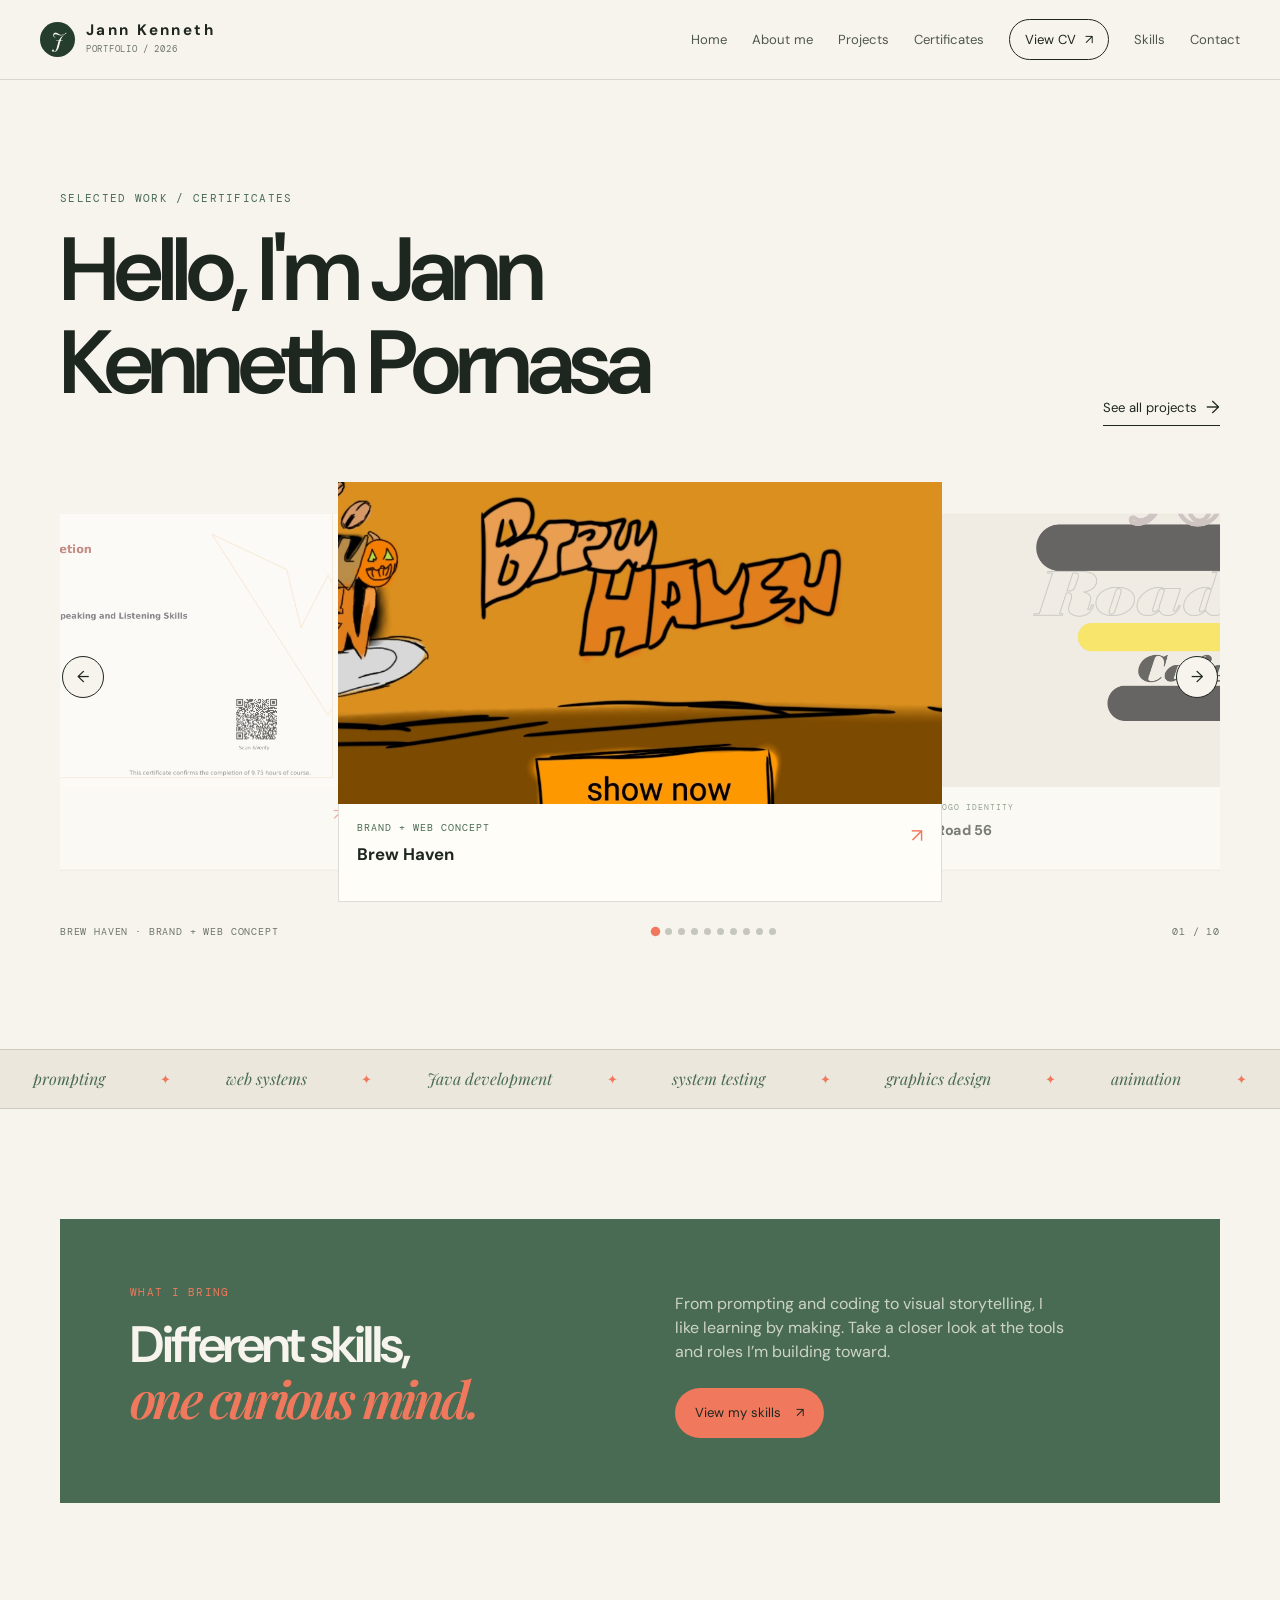
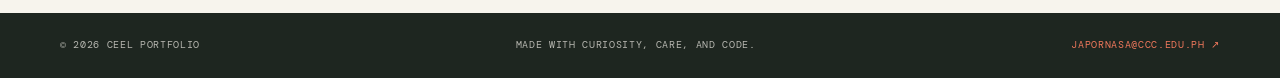
<file: index.html>
<!doctype html>
<html lang="en">

<head>
  <meta charset="UTF-8">
  <meta name="viewport" content="width=device-width, initial-scale=1">
  <meta name="description" content="CEEL portfolio — projects, certificates, and creative technology skills.">
  <title>CEEL Portfolio 2 | Home</title>
  <link rel="stylesheet" href="styles.css">
</head>

<body data-page="home">
  <header class="site-header">
    <a class="brand" href="index.html" aria-label="CEEL Portfolio home">
      <span class="brand-mark">J</span>
      <span><strong>Jann Kenneth</strong><small>portfolio / 2026</small></span>
    </a>
    <button class="menu-toggle" type="button" aria-expanded="false" aria-controls="site-nav">Menu</button>
    <nav class="site-nav" id="site-nav" aria-label="Primary navigation"><a href="index.html">Home</a><a
        href="about.html">About me</a><a href="projects.html">Projects</a><a href="certificates.html">Certificates</a><a
        class="nav-pill" href="cv.html">View CV <span>↗</span></a><a href="skills.html">Skills</a><a
        href="contact.html">Contact</a></nav>
  </header>

  <main>
    <section class="featured container section-space">
      <div class="section-heading">
        <div>
          <p class="eyebrow">Selected work / certificates</p>
          <h1>Hello, I'm Jann Kenneth Pornasa</h1>
        </div>
        <a class="text-link" href="projects.html">See all projects <span>→</span></a>
      </div>
      <div class="carousel-shell" id="featuredCarousel" aria-label="Featured projects and certificates">
        <button class="carousel-control carousel-prev" type="button" aria-label="Previous featured item">←</button>
        <div class="carousel-viewport">
          <div class="carousel-track" id="featuredTrack"></div>
        </div>
        <button class="carousel-control carousel-next" type="button" aria-label="Next featured item">→</button>
        <div class="carousel-meta">
          <p id="carouselCaption">Featured work</p>
          <div class="carousel-dots" id="carouselDots" aria-label="Choose featured item"></div>
          <p class="carousel-count" id="carouselCount">01 / 10</p>
        </div>
      </div>
    </section>

    <section class="marquee-strip" aria-label="Areas of interest">
      <div class="marquee-track"><span>prompting</span><i>✦</i><span>web systems</span><i>✦</i><span>Java
          development</span><i>✦</i><span>system testing</span><i>✦</i><span>graphics
          design</span><i>✦</i><span>animation</span><i>✦</i></div>
    </section>

    <section class="skills-teaser container section-space">
      <div class="teaser-card">
        <div>
          <p class="eyebrow">What I bring</p>
          <h2>Different skills,<br><em>one curious mind.</em></h2>
        </div>
        <div>
          <p>From prompting and coding to visual storytelling, I like learning by making. Take a closer look at the
            tools and roles I’m building toward.</p><a class="button button-coral" href="skills.html">View my skills
            <span>↗</span></a>
        </div>
      </div>
    </section>
  </main>

  <footer class="site-footer">
    <div class="container footer-inner"><span>© 2026 CEEL Portfolio</span><span>Made with curiosity, care, and
        code.</span><a href="mailto:japornasa@ccc.edu.ph">japornasa@ccc.edu.ph ↗</a></div>
  </footer>
  <script src="script.js"></script>
</body>

</html>
</file>
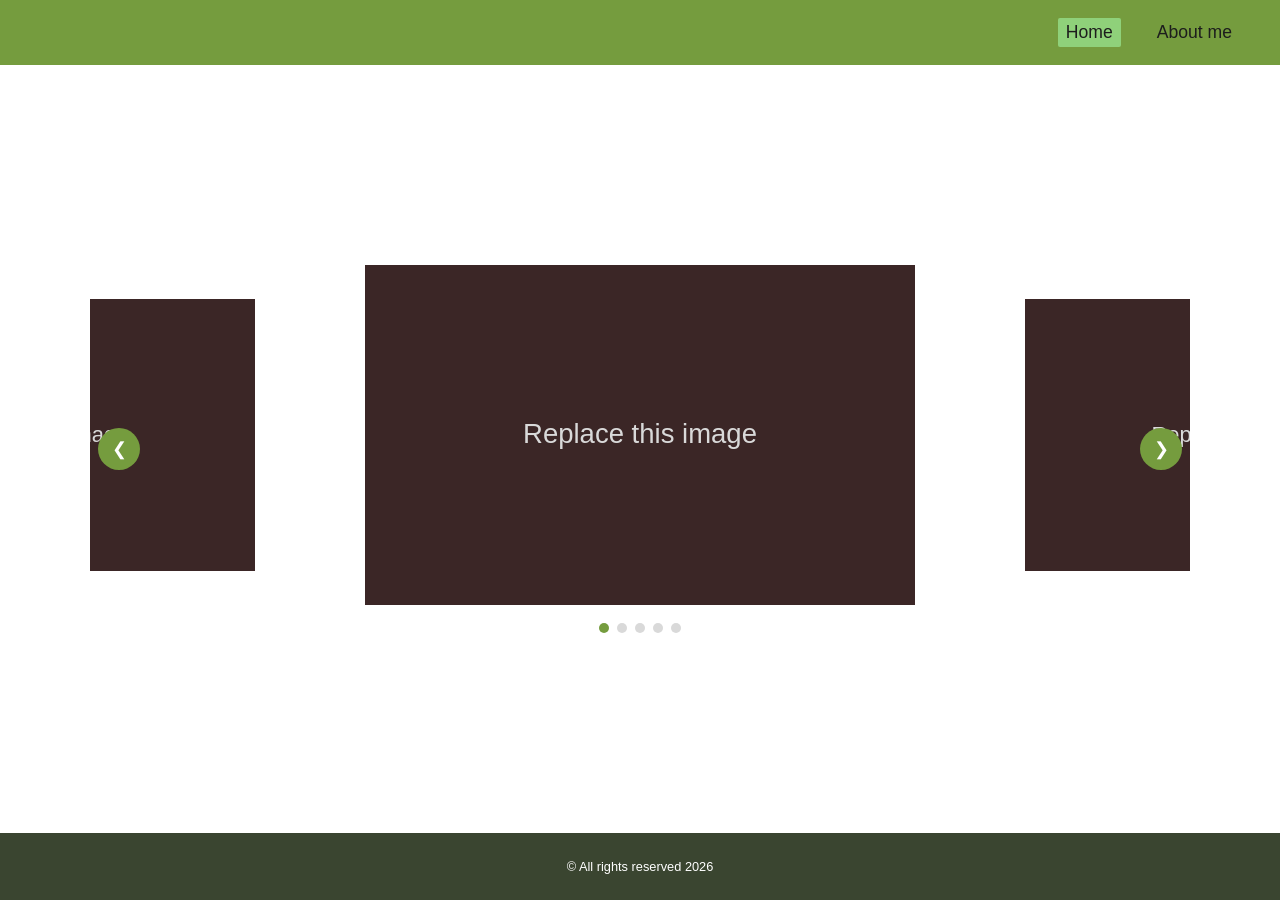
<file: portfolio/index.html>
<!DOCTYPE html>
<html lang="en">
<head>
  <meta charset="UTF-8">
  <meta name="viewport" content="width=device-width, initial-scale=1">
  <title>Home | My Portfolio</title>
  <link rel="stylesheet" href="style.css">
</head>
<body>
  <header class="site-header">
    <nav class="nav">
      <a href="index.html" class="nav-link active">Home</a>
      <a href="about.html" class="nav-link">About me</a>
    </nav>
  </header>

  <main class="home">
    <!-- Carousel: each slide is a div that holds an img -->
    <section class="carousel" id="carousel" aria-label="Featured work">
      <button class="carousel-btn prev" aria-label="Previous slide">&#10094;</button>

      <div class="carousel-track">
        <div class="slide"><img src="images/placeholder.svg" alt="Slide 1"></div>
        <div class="slide"><img src="images/placeholder.svg" alt="Slide 2"></div>
        <div class="slide"><img src="images/placeholder.svg" alt="Slide 3"></div>
        <div class="slide"><img src="images/placeholder.svg" alt="Slide 4"></div>
        <div class="slide"><img src="images/placeholder.svg" alt="Slide 5"></div>
      </div>

      <button class="carousel-btn next" aria-label="Next slide">&#10095;</button>
      <div class="carousel-dots" id="carouselDots"></div>
    </section>
  </main>

  <footer class="site-footer">&copy; All rights reserved 2026</footer>
  <script src="script.js"></script>
</body>
</html>
</file>
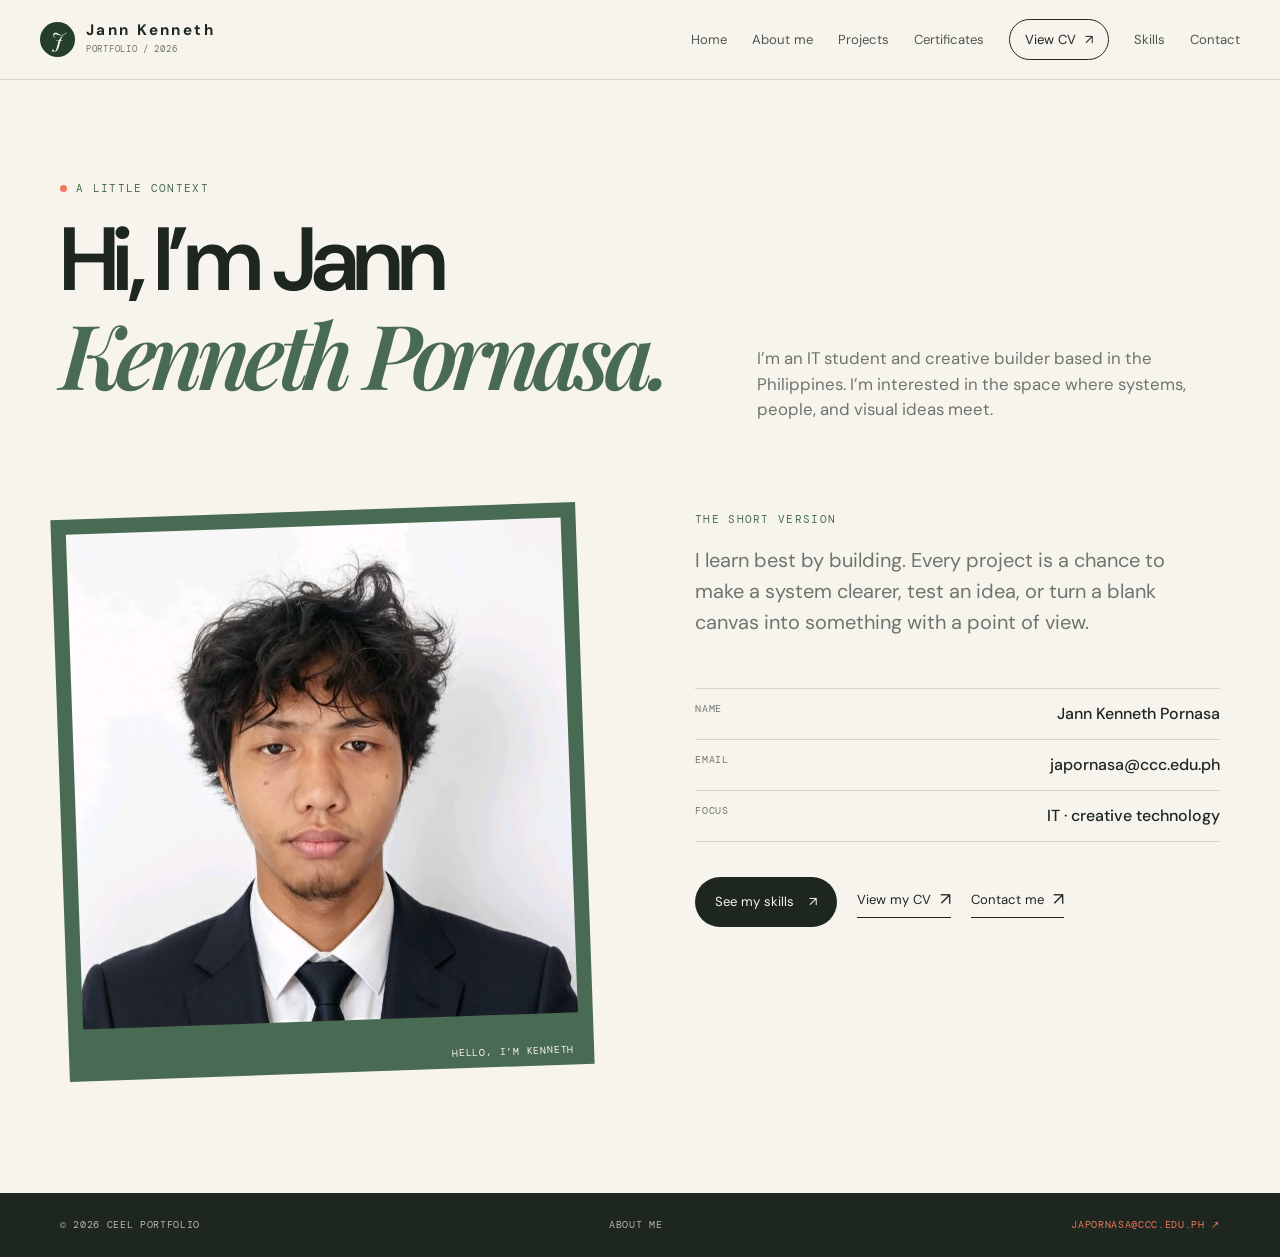
<file: about.html>
<!doctype html>
<html lang="en">

<head>
  <meta charset="UTF-8">
  <meta name="viewport" content="width=device-width, initial-scale=1">
  <meta name="description" content="About Jann Kenneth Pornasa and the CEEL portfolio.">
  <title>CEEL Portfolio | About me</title>
  <link rel="stylesheet" href="styles.css">
</head>

<body data-page="about">
  <header class="site-header"><a class="brand" href="index.html"><span
        class="brand-mark">J</span><span><strong>Jann Kenneth</strong><small>portfolio / 2026</small></span></a><button
      class="menu-toggle" type="button" aria-expanded="false" aria-controls="site-nav">Menu</button>
    <nav class="site-nav" id="site-nav" aria-label="Primary navigation"><a href="index.html">Home</a><a href="about.html">About me</a><a href="projects.html">Projects</a><a href="certificates.html">Certificates</a><a class="nav-pill" href="cv.html">View CV <span>↗</span></a><a href="skills.html">Skills</a><a href="contact.html">Contact</a></nav>
  </header>
  <main>
    <section class="page-hero container page-hero-split">
      <div>
        <p class="eyebrow"><span class="eyebrow-dot"></span> A little context</p>
        <h1>Hi, I’m Jann<br><em>Kenneth Pornasa.</em></h1>
      </div>
      <p>I’m an IT student and creative builder based in the Philippines. I’m interested in the space where systems,
        people, and visual ideas meet.</p>
    </section>
    <section class="about-grid container">
      <div class="about-image"><img src="images/profile/profile.jpg" alt="Portrait of Jann Kenneth Pornasa"><span>hello,
          I’m kenneth</span></div>
      <div class="about-copy">
        <p class="eyebrow">The short version</p>
        <p class="large-copy">I learn best by building. Every project is a chance to make a system clearer, test an
          idea, or turn a blank canvas into something with a point of view.</p>
        <div class="about-facts">
          <div><span>Name</span><strong>Jann Kenneth Pornasa</strong></div>
          <div><span>Email</span><strong><a href="mailto:japornasa@ccc.edu.ph">japornasa@ccc.edu.ph</a></strong></div>
          <div><span>Focus</span><strong>IT · creative technology</strong></div>
        </div><div class="about-actions"><a class="button button-dark" href="skills.html">See my skills <span>↗</span></a><a class="text-link" href="cv.html">View my CV <span>↗</span></a><a class="text-link" href="contact.html">Contact me <span>↗</span></a></div>
      </div>
    </section>
  </main>
  <footer class="site-footer">
    <div class="container footer-inner"><span>© 2026 CEEL Portfolio</span><span>About me</span><a
        href="mailto:japornasa@ccc.edu.ph">japornasa@ccc.edu.ph ↗</a></div>
  </footer>
  <script src="script.js"></script>
</body>

</html>
</file>
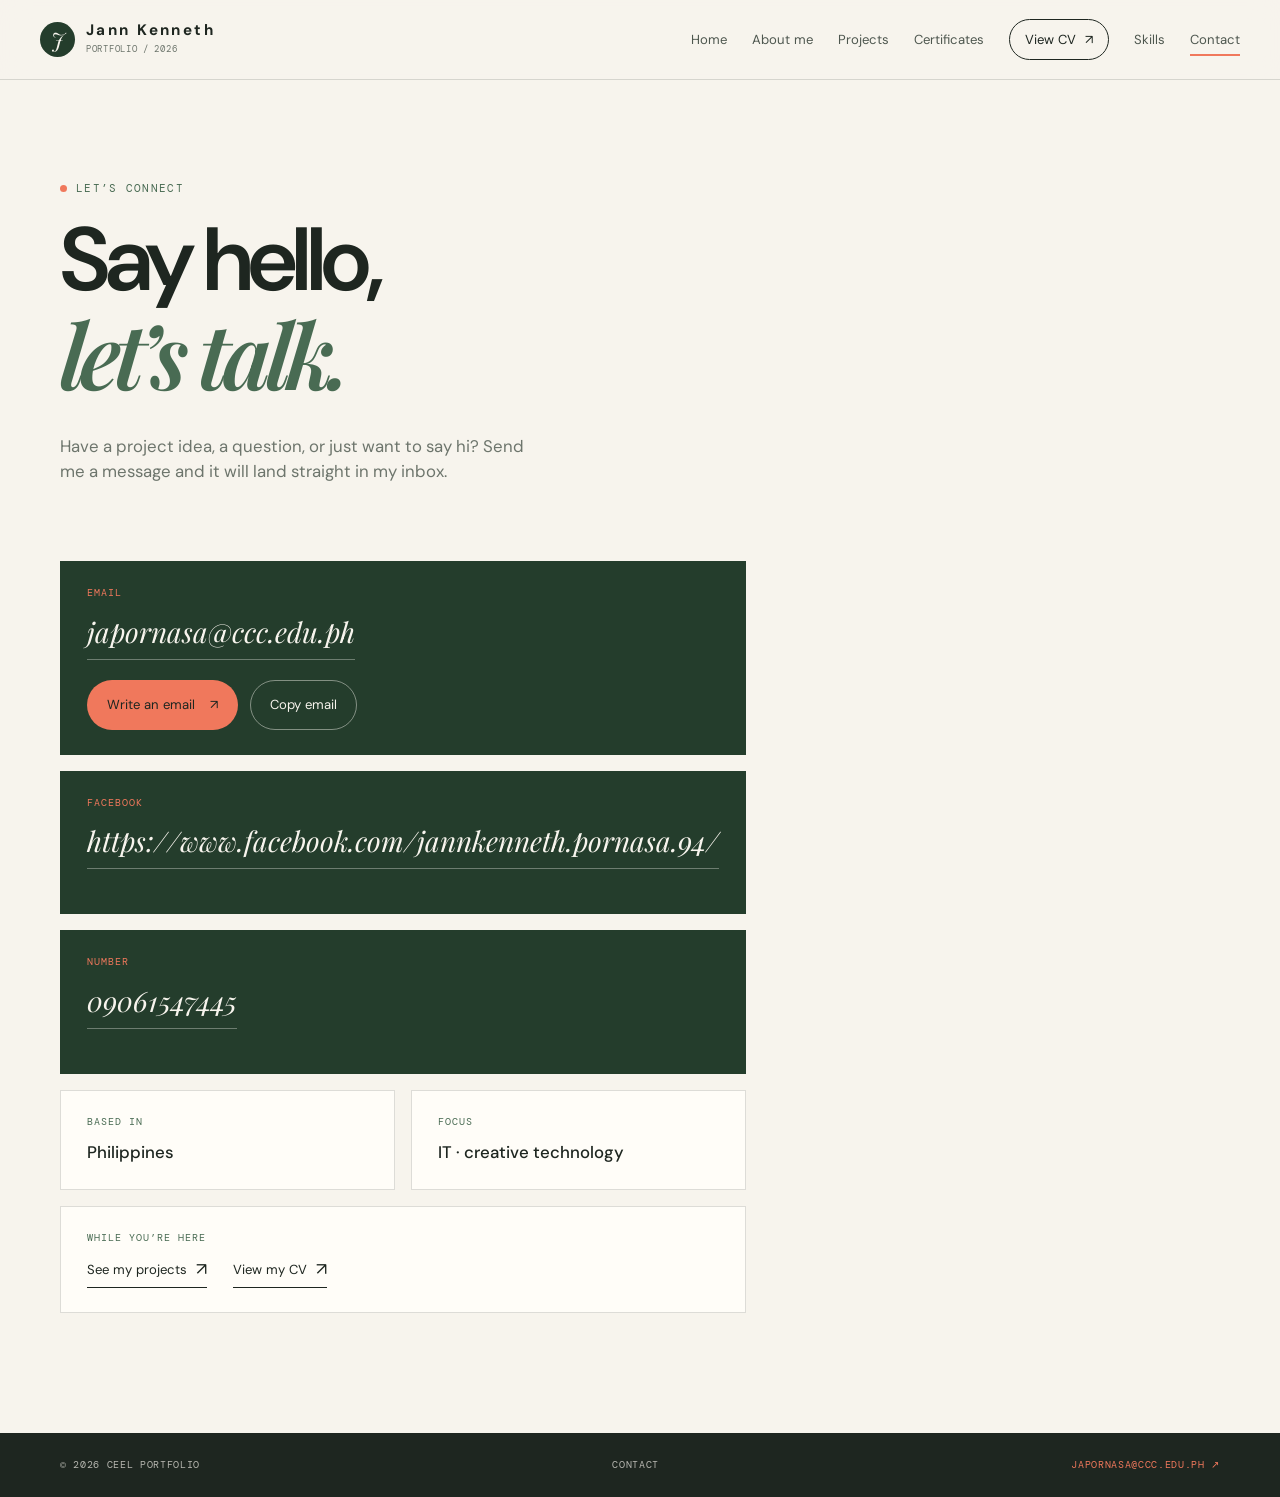
<file: contact.html>
<!doctype html>
<html lang="en">

<head>
  <meta charset="UTF-8">
  <meta name="viewport" content="width=device-width, initial-scale=1">
  <meta name="description" content="Get in touch with Jann Kenneth Pornasa.">
  <title>CEEL Portfolio | Contact</title>
  <link rel="stylesheet" href="styles.css">
</head>

<body data-page="contact">
  <header class="site-header">
    <a class="brand" href="index.html" aria-label="CEEL Portfolio home"><span
        class="brand-mark">J</span><span><strong>Jann Kenneth</strong><small>portfolio / 2026</small></span></a>
    <button class="menu-toggle" type="button" aria-expanded="false" aria-controls="site-nav">Menu</button>
    <nav class="site-nav" id="site-nav" aria-label="Primary navigation"><a href="index.html">Home</a><a
        href="about.html">About me</a><a href="projects.html">Projects</a><a href="certificates.html">Certificates</a><a
        class="nav-pill" href="cv.html">View CV <span>↗</span></a><a href="skills.html">Skills</a><a class="active"
        href="contact.html">Contact</a></nav>
  </header>

  <main>
    <section class="page-hero container contact-hero">
      <p class="eyebrow"><span class="eyebrow-dot"></span> Let’s connect</p>
      <h1>Say hello,<br><em>let’s talk.</em></h1>
      <p>Have a project idea, a question, or just want to say hi? Send me a message and it will land straight in my
        inbox.</p>
    </section>

    <section class="contact-section container">
      <div class="contact-info">
        <div class="contact-card contact-card-main">
          <p class="card-kicker">Email</p>
          <a class="contact-email" href="mailto:japornasa@ccc.edu.ph">japornasa@ccc.edu.ph</a>
          <div class="contact-buttons">
            <a class="button button-coral" href="mailto:japornasa@ccc.edu.ph">Write an email <span>↗</span></a>
            <button class="button button-outline" type="button" id="copyEmail">Copy email</button>
          </div>
        </div>
        <div class="contact-card contact-card-main">
          <p class="card-kicker">Facebook</p>
          <a class="contact-email" href="https://www.facebook.com/jannkenneth.pornasa.94/" target="_blank"
            rel="noopener noreferrer">https://www.facebook.com/jannkenneth.pornasa.94/</a>
        </div>
        <div class="contact-card contact-card-main">
          <p class="card-kicker">number</p>
          <p class="contact-email" href="09061547445" target="_blank" rel="noopener noreferrer">09061547445</p>
        </div>
        <div class="contact-facts">
          <div class="contact-card">
            <p class="card-kicker">Based in</p><strong>Philippines</strong>
          </div>
          <div class="contact-card">
            <p class="card-kicker">Focus</p><strong>IT · creative technology</strong>
          </div>
        </div>
        <div class="contact-card">
          <p class="card-kicker">While you’re here</p>
          <div class="contact-links"><a class="text-link" href="projects.html">See my projects <span>↗</span></a><a
              class="text-link" href="cv.html">View my CV <span>↗</span></a></div>
        </div>
      </div>

    </section>
  </main>

  <footer class="site-footer">
    <div class="container footer-inner"><span>© 2026 CEEL Portfolio</span><span>Contact</span><a
        href="mailto:japornasa@ccc.edu.ph">japornasa@ccc.edu.ph ↗</a></div>
  </footer>
  <script src="script.js"></script>
</body>

</html>
</file>
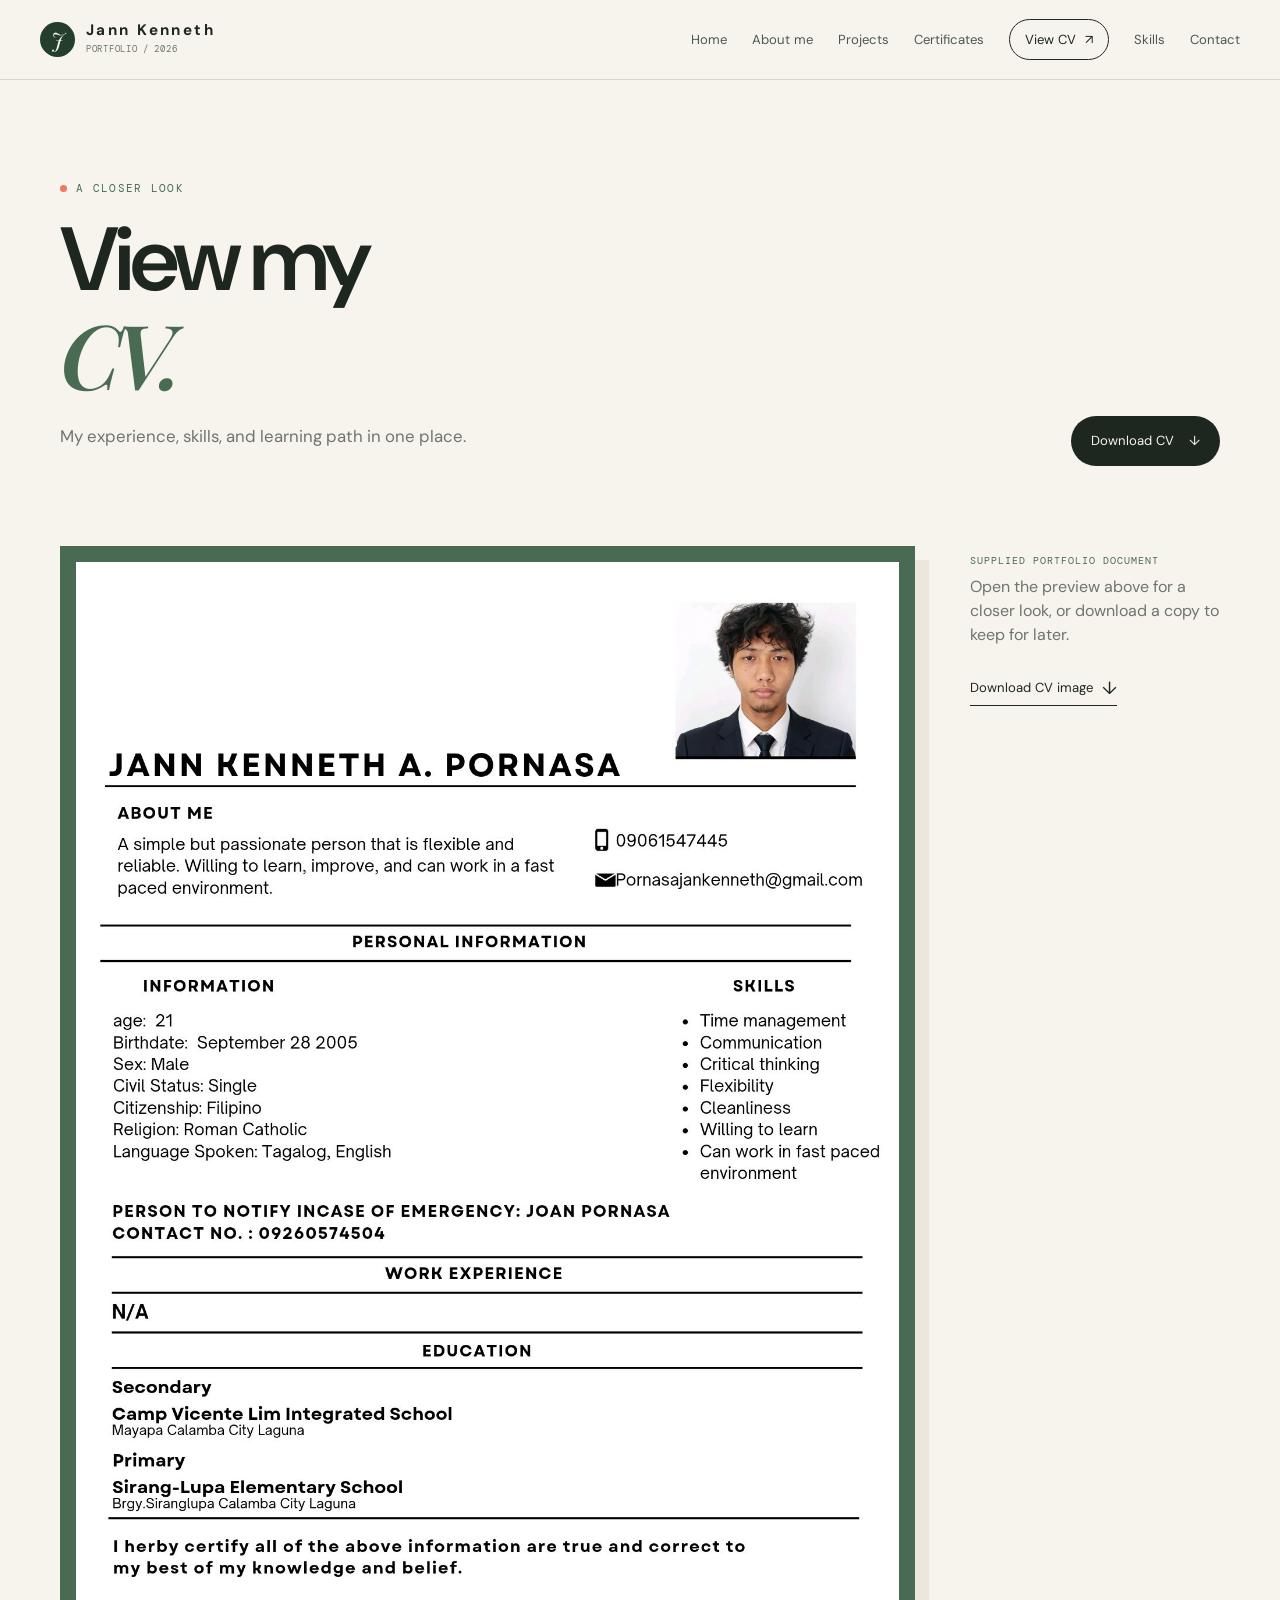
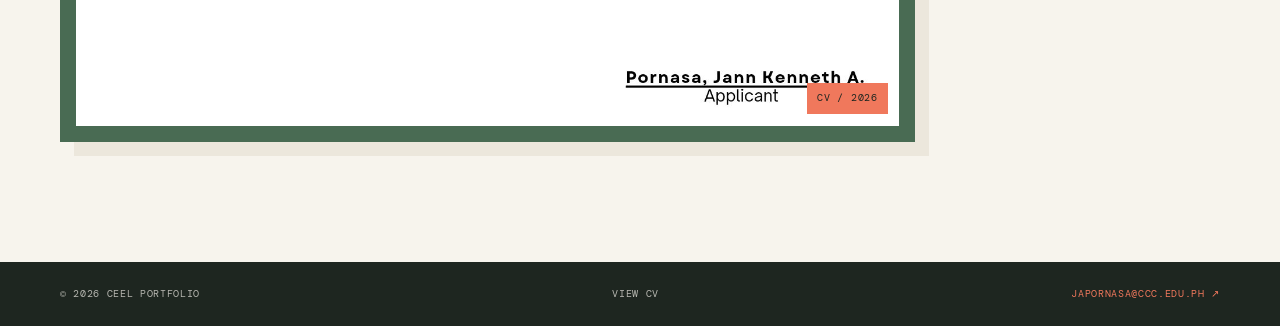
<file: cv.html>
<!doctype html>
<html lang="en">

<head>
  <meta charset="UTF-8">
  <meta name="viewport" content="width=device-width, initial-scale=1">
  <meta name="description" content="View and download Jann Kenneth Pornasa's CV.">
  <title>CEEL Portfolio | View CV</title>
  <link rel="stylesheet" href="styles.css">
</head>

<body data-page="cv">
  <header class="site-header">
    <a class="brand" href="index.html" aria-label="CEEL Portfolio home"><span
        class="brand-mark">J</span><span><strong>Jann Kenneth</strong><small>portfolio / 2026</small></span></a>
    <button class="menu-toggle" type="button" aria-expanded="false" aria-controls="site-nav">Menu</button>
    <nav class="site-nav" id="site-nav" aria-label="Primary navigation">
      <a href="index.html">Home</a><a href="about.html">About me</a><a href="projects.html">Projects</a><a
        href="certificates.html">Certificates</a><a class="nav-pill active" href="cv.html">View CV <span>↗</span></a><a
        href="skills.html">Skills</a><a href="contact.html">Contact</a>
    </nav>
  </header>
  <main>
    <section class="page-hero container cv-hero">
      <p class="eyebrow"><span class="eyebrow-dot"></span> A closer look</p>
      <div class="cv-heading-row">
        <div>
          <h1>View my<br><em>CV.</em></h1>
          <p>My experience, skills, and learning path in one place.</p>
        </div><a class="button button-dark" href="images/cv/PornasaJannkennethCV.jpg"
          download="Jann-Kenneth-Pornasa-CV.jpg">Download CV <span>↓</span></a>
      </div>
    </section>
    <section class="cv-preview-section container">
      <div class="cv-preview-frame"><img src="images/cv/PornasaJannkennethCV.jpg" alt="Jann Kenneth Pornasa CV"
          loading="eager">
        <div class="cv-preview-label">CV / 2026</div>
      </div>
      <div class="cv-actions">
        <p class="card-kicker">Supplied portfolio document</p>
        <p>Open the preview above for a closer look, or download a copy to keep for later.</p><a class="text-link"
          href="images/cv/PornasaJannkennethCV.jpg" download="Jann-Kenneth-Pornasa-CV.jpg">Download CV image
          <span>↓</span></a>
      </div>
    </section>
  </main>
  <footer class="site-footer">
    <div class="container footer-inner"><span>© 2026 CEEL Portfolio</span><span>View CV</span><a
        href="mailto:japornasa@ccc.edu.ph">japornasa@ccc.edu.ph ↗</a></div>
  </footer>
  <script src="script.js"></script>
</body>

</html>
</file>
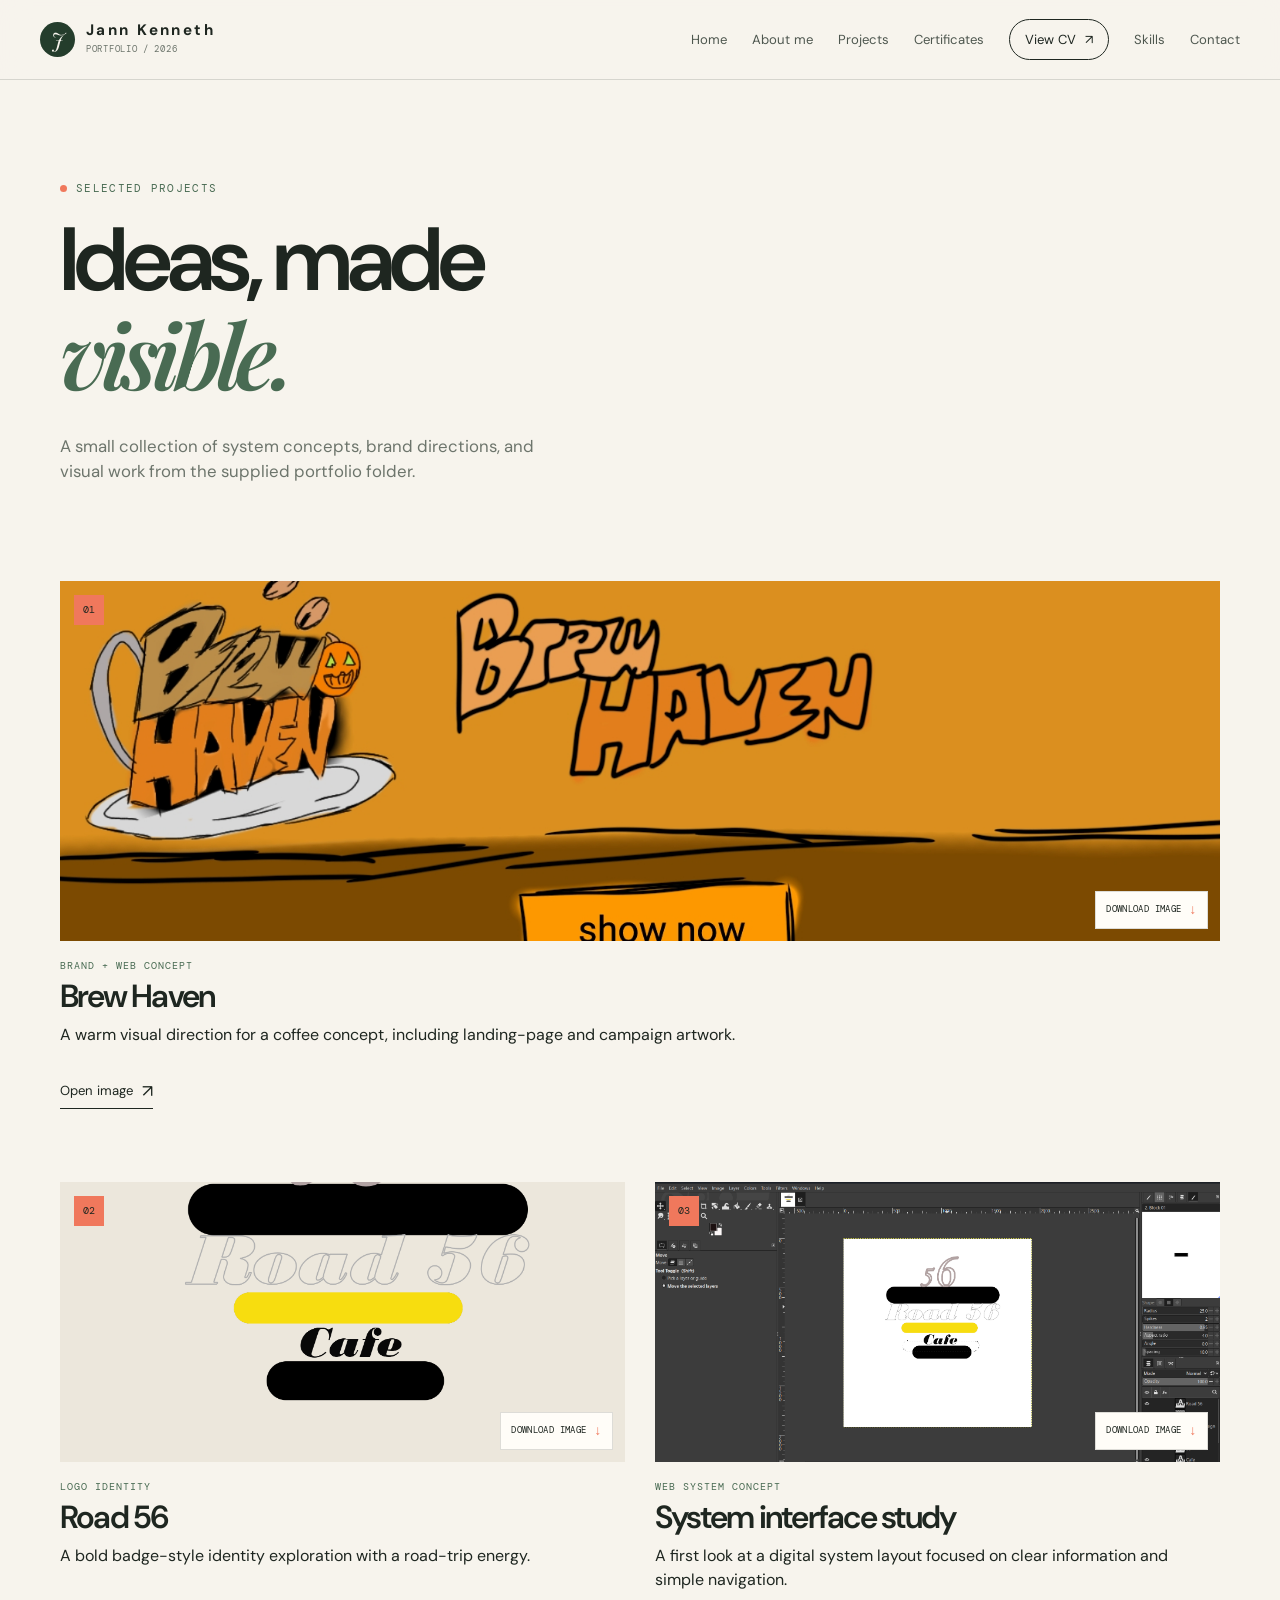
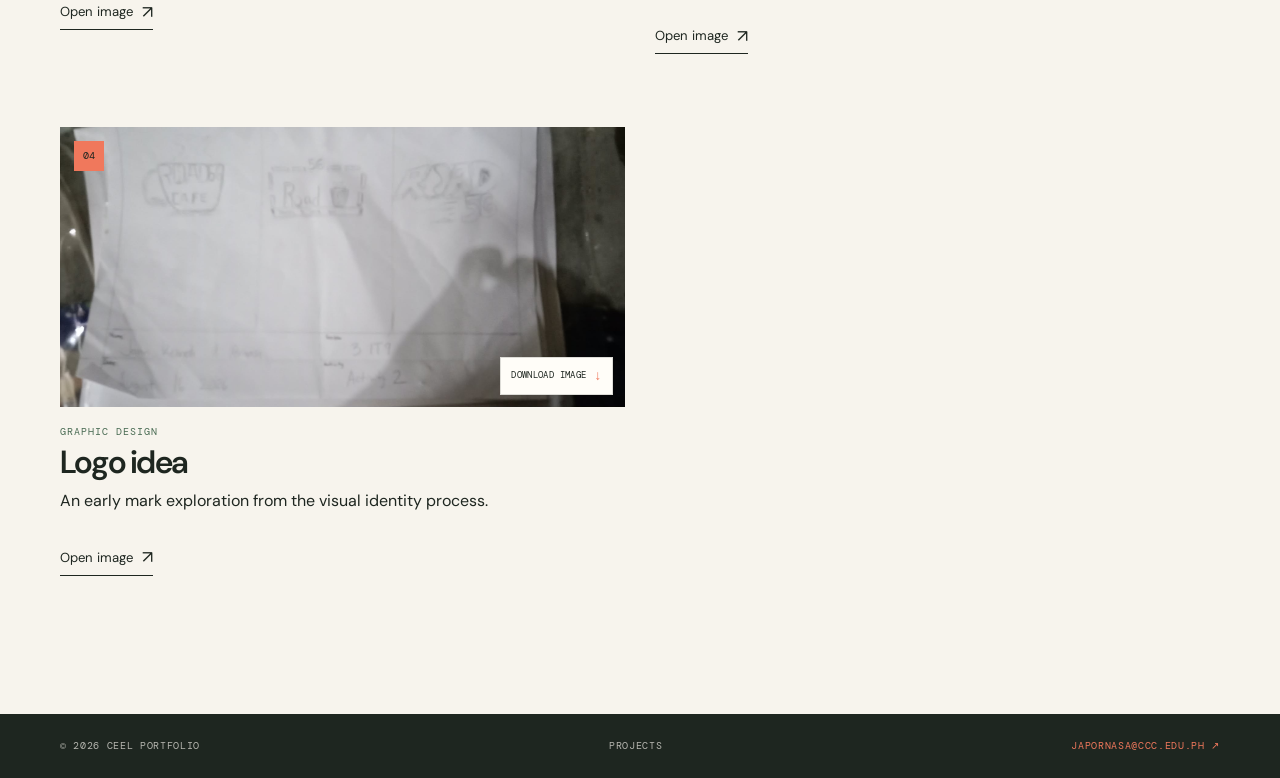
<file: projects.html>
<!doctype html>
<html lang="en">

<head>
  <meta charset="UTF-8">
  <meta name="viewport" content="width=device-width, initial-scale=1">
  <meta name="description" content="Selected CEEL projects and design work.">
  <title>CEEL Portfolio | Projects</title>
  <link rel="stylesheet" href="styles.css">
</head>

<body data-page="projects">
  <header class="site-header"><a class="brand" href="index.html"><span
        class="brand-mark">J</span><span><strong>Jann Kenneth</strong><small>portfolio / 2026</small></span></a><button
      class="menu-toggle" type="button" aria-expanded="false" aria-controls="site-nav">Menu</button>
    <nav class="site-nav" id="site-nav" aria-label="Primary navigation"><a href="index.html">Home</a><a
        href="about.html">About me</a><a href="projects.html">Projects</a><a href="certificates.html">Certificates</a><a
        class="nav-pill" href="cv.html">View CV <span>↗</span></a><a href="skills.html">Skills</a><a
        href="contact.html">Contact</a></nav>
  </header>
  <main>
    <section class="page-hero container">
      <p class="eyebrow"><span class="eyebrow-dot"></span> Selected projects</p>
      <h1>Ideas, made<br><em>visible.</em></h1>
      <p>A small collection of system concepts, brand directions, and visual work from the supplied portfolio folder.
      </p>
    </section>
    <section class="project-grid container" id="projectGrid"></section>
  </main>
  <footer class="site-footer">
    <div class="container footer-inner"><span>© 2026 CEEL Portfolio</span><span>Projects</span><a
        href="mailto:japornasa@ccc.edu.ph">japornasa@ccc.edu.ph ↗</a></div>
  </footer>
  <script src="script.js"></script>
</body>

</html>
</file>
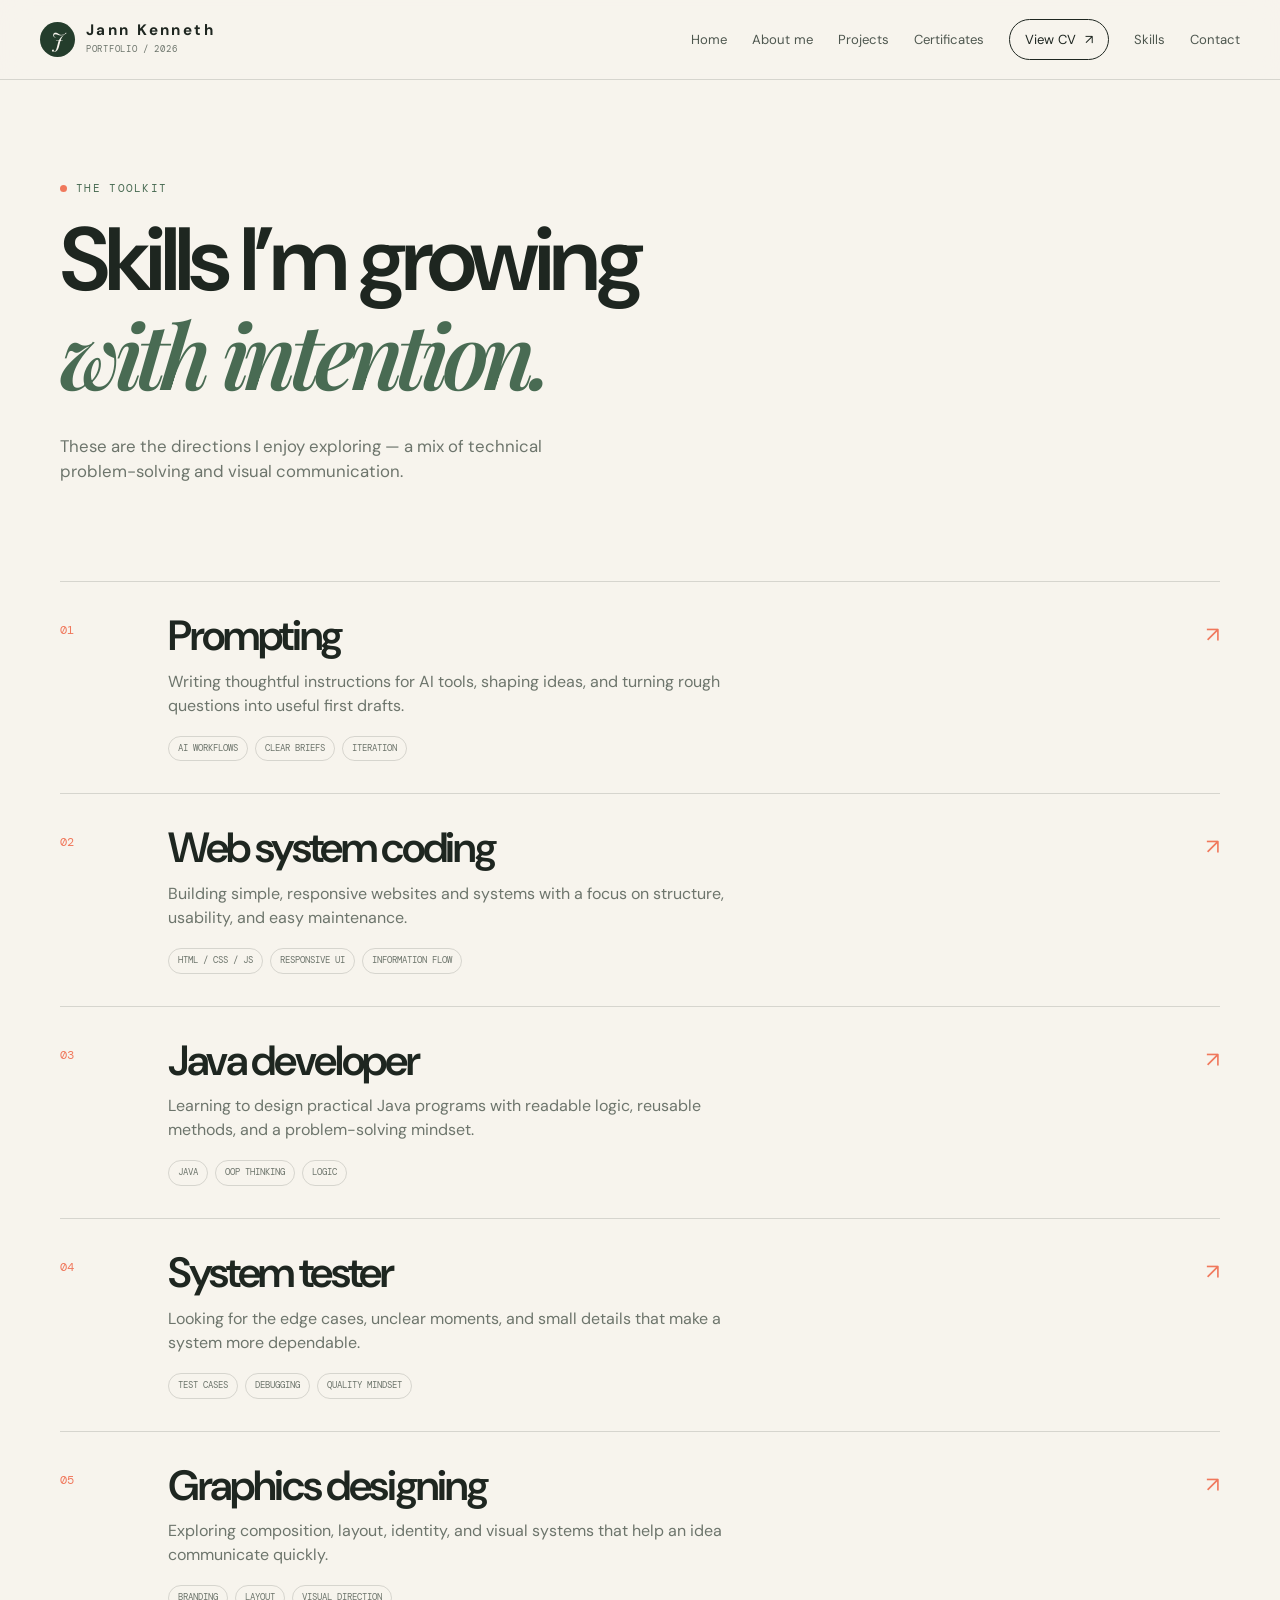
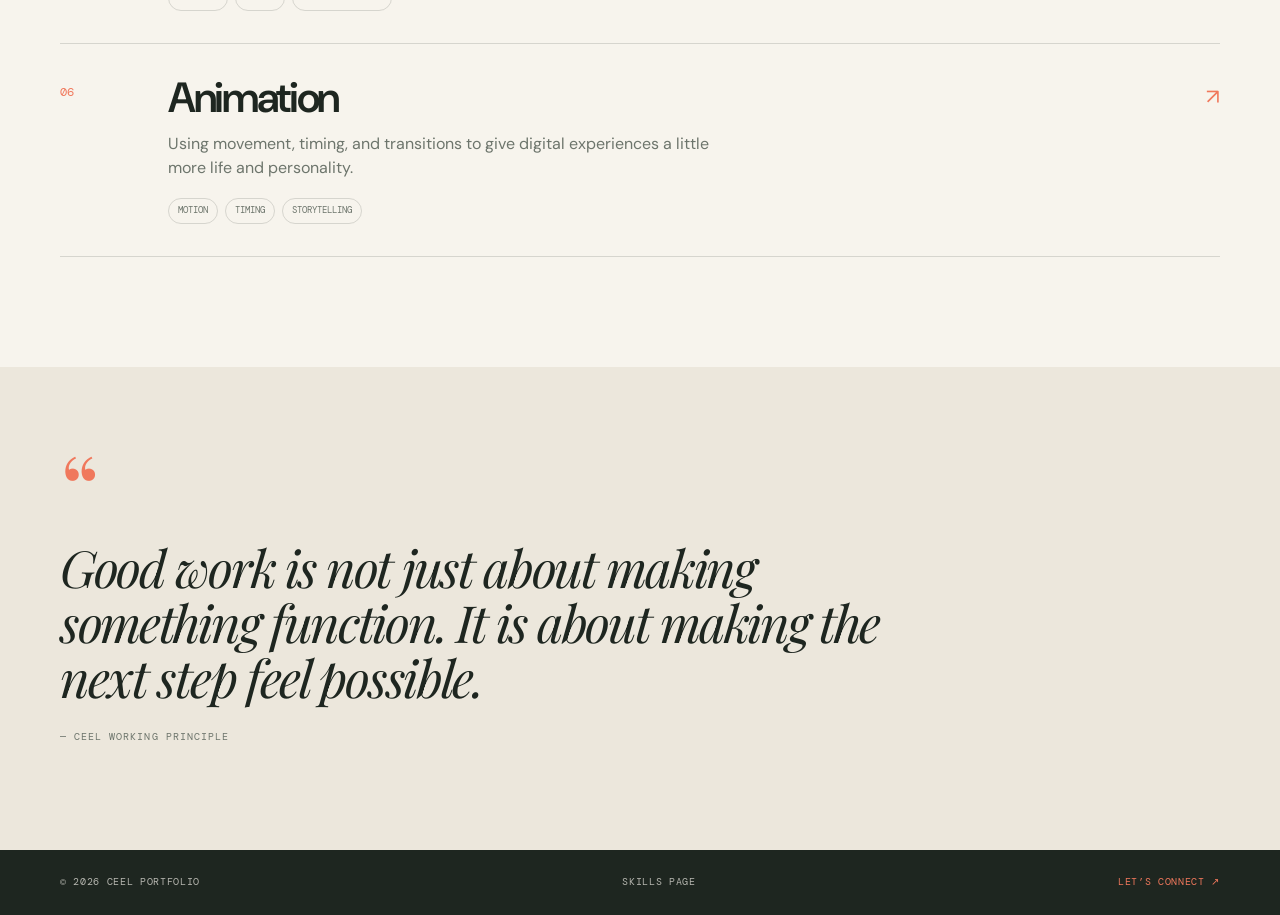
<file: skills.html>
<!doctype html>
<html lang="en">

<head>
  <meta charset="UTF-8">
  <meta name="viewport" content="width=device-width, initial-scale=1">
  <meta name="description"
    content="CEEL skills: prompting, web system coding, Java development, system testing, graphics design, and animation.">
  <title>CEEL Portfolio | Skills</title>
  <link rel="stylesheet" href="styles.css">
</head>

<body data-page="skills">
  <header class="site-header"><a class="brand" href="index.html"><span
        class="brand-mark">J</span><span><strong>Jann Kenneth</strong><small>portfolio / 2026</small></span></a><button
      class="menu-toggle" type="button" aria-expanded="false" aria-controls="site-nav">Menu</button>
    <nav class="site-nav" id="site-nav" aria-label="Primary navigation"><a href="index.html">Home</a><a
        href="about.html">About me</a><a href="projects.html">Projects</a><a href="certificates.html">Certificates</a><a
        class="nav-pill" href="cv.html">View CV <span>↗</span></a><a href="skills.html">Skills</a><a
        href="contact.html">Contact</a></nav>
  </header>
  <main>
    <section class="page-hero container">
      <p class="eyebrow"><span class="eyebrow-dot"></span> The toolkit</p>
      <h1>Skills I’m growing<br><em>with intention.</em></h1>
      <p>These are the directions I enjoy exploring — a mix of technical problem-solving and visual communication.</p>
    </section>
    <section class="skills-list container" id="skillsList"></section>
    <section class="quote-band">
      <div class="container">
        <p class="quote-mark">“</p>
        <blockquote>Good work is not just about making something function. It is about making the next step feel
          possible.</blockquote>
        <p class="quote-credit">— CEEL working principle</p>
      </div>
    </section>
  </main>
  <footer class="site-footer">
    <div class="container footer-inner"><span>© 2026 CEEL Portfolio</span><span>Skills page</span><a
        href="mailto:japornasa@ccc.edu.ph">Let’s connect ↗</a></div>
  </footer>
  <script src="script.js"></script>
</body>

</html>
</file>
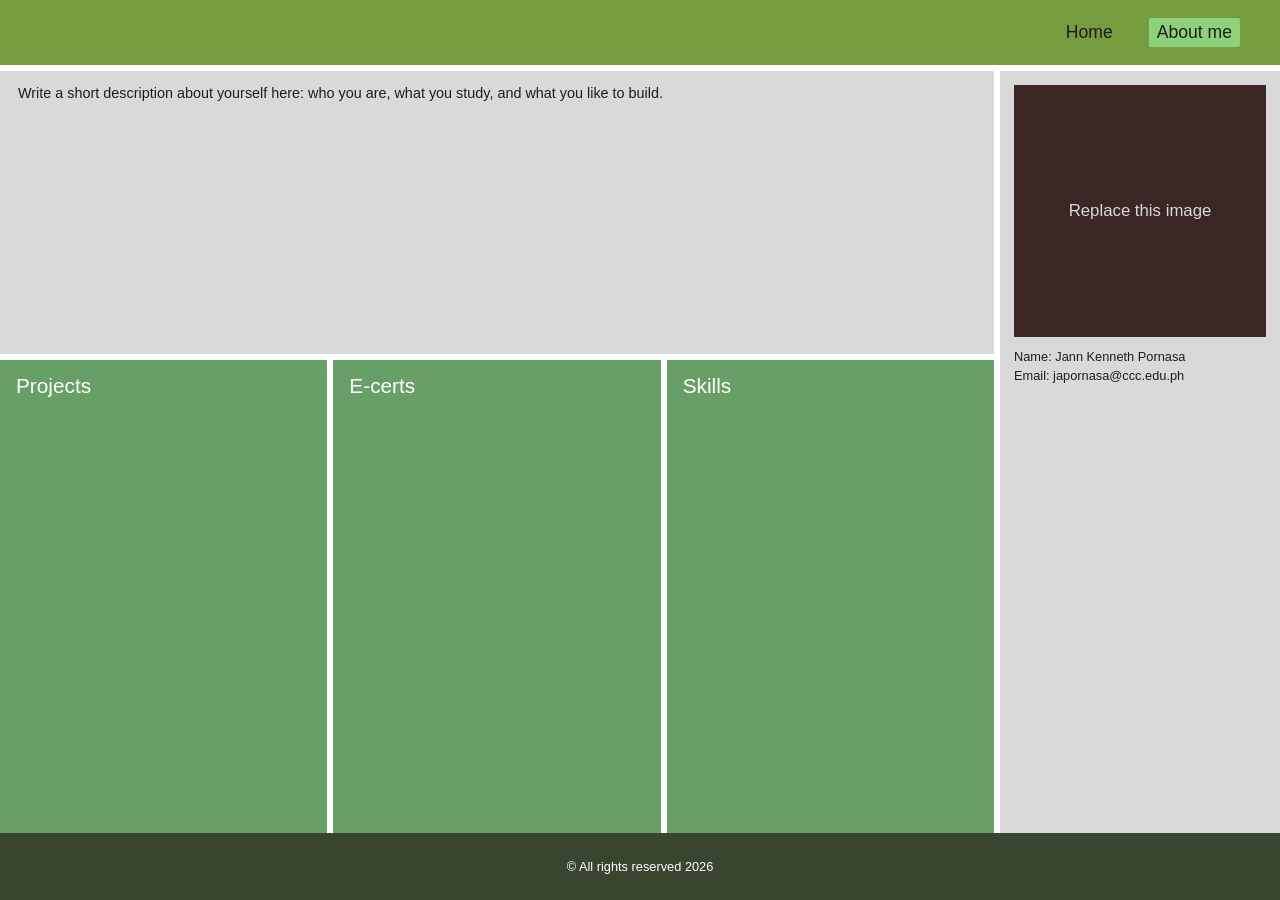
<file: portfolio/about.html>
<!DOCTYPE html>
<html lang="en">
<head>
  <meta charset="UTF-8">
  <meta name="viewport" content="width=device-width, initial-scale=1">
  <title>About me | My Portfolio</title>
  <link rel="stylesheet" href="style.css">
</head>
<body>
  <header class="site-header">
    <nav class="nav">
      <a href="index.html" class="nav-link">Home</a>
      <a href="about.html" class="nav-link active">About me</a>
    </nav>
  </header>

  <main class="about">
    <section class="about-desc">
      <p>Write a short description about yourself here: who you are, what you study, and what you like to build.</p>
    </section>

    <section class="about-cards">
      <a class="about-card" href="proje.html"><h2>Projects</h2></a>
      <a class="about-card" href="certificates.html"><h2>E-certs</h2></a>
      <div class="about-card"><h2>Skills</h2></div>
    </section>

    <aside class="about-profile">
      <img src="images/placeholder.svg" alt="Profile photo">
      <p>Name: Jann Kenneth Pornasa</p>
      <p>Email: <a href="mailto:japornasa@ccc.edu.ph">japornasa@ccc.edu.ph</a></p>
    </aside>
  </main>

  <footer class="site-footer">&copy; All rights reserved 2026</footer>
</body>
</html>
</file>
<file: styles.css>
@import url('https://fonts.googleapis.com/css2?family=DM+Mono:wght@400;500&family=DM+Sans:wght@400;500;600;700&family=Playfair+Display:ital,wght@0,600;0,700;1,600;1,700&display=swap');

:root { --ink:#1e2620; --muted:#6d756c; --paper:#f7f4ed; --paper-deep:#ece7dc; --green:#496b53; --green-dark:#243d2c; --coral:#f0785c; --line:rgba(30,38,32,.15); --white:#fffdf8; --serif:'Playfair Display', Georgia, serif; --sans:'DM Sans', Arial, sans-serif; --mono:'DM Mono', monospace; }
* { box-sizing:border-box; }
html { scroll-behavior:smooth; }
body { margin:0; min-width:320px; background:var(--paper); color:var(--ink); font-family:var(--sans); line-height:1.5; }
body.modal-open { overflow:hidden; }
a { color:inherit; text-decoration:none; }
button { font:inherit; }
img { display:block; max-width:100%; }
.container { width:min(1160px, calc(100% - 80px)); margin:0 auto; }
.site-header { position:sticky; top:0; z-index:20; display:flex; align-items:center; justify-content:space-between; gap:24px; min-height:80px; padding:0 40px; background:rgba(247,244,237,.92); border-bottom:1px solid var(--line); backdrop-filter:blur(14px); }
.brand { display:flex; align-items:center; gap:11px; letter-spacing:.03em; }
.brand-mark { display:grid; place-items:center; width:35px; height:35px; border-radius:50%; background:var(--green-dark); color:var(--paper); font-family:var(--serif); font-size:1.3rem; font-style:italic; }
.brand strong { display:block; font-size:.95rem; letter-spacing:.16em; line-height:1; }
.brand small { display:block; margin-top:5px; color:var(--muted); font-family:var(--mono); font-size:.55rem; letter-spacing:.08em; text-transform:uppercase; }
.site-nav { display:flex; align-items:center; gap:25px; font-size:.82rem; color:#4e574f; }
.site-nav a { position:relative; padding:8px 0; }
.site-nav a:not(.nav-pill)::after { position:absolute; right:0; bottom:1px; left:0; height:2px; background:var(--coral); content:''; transform:scaleX(0); transform-origin:right; transition:transform .2s ease; }
.site-nav a:hover::after, .site-nav a.active::after { transform:scaleX(1); transform-origin:left; }
.nav-pill { padding:10px 15px !important; border:1px solid var(--ink); border-radius:999px; color:var(--ink); }
.nav-pill:hover { background:var(--ink); color:var(--paper); }
.nav-pill span { margin-left:5px; }
.menu-toggle { display:none; border:0; background:none; color:var(--ink); }
.hero { display:grid; grid-template-columns:1fr 440px; align-items:center; gap:90px; min-height:650px; padding-top:65px; padding-bottom:80px; }
.eyebrow { display:flex; align-items:center; gap:9px; margin:0 0 18px; color:var(--green); font-family:var(--mono); font-size:.68rem; letter-spacing:.12em; text-transform:uppercase; }
.eyebrow-dot { width:7px; height:7px; border-radius:50%; background:var(--coral); }
h1,h2,h3,p { margin-top:0; }
h1,h2 { font-weight:600; letter-spacing:-.055em; line-height:1.03; }
h1 { max-width:760px; margin-bottom:25px; font-size:clamp(3.7rem, 7vw, 6.8rem); }
h2 { font-size:clamp(2.3rem, 4.5vw, 4.5rem); }
h1 em,h2 em { color:var(--green); font-family:var(--serif); font-weight:600; letter-spacing:-.07em; }
.hero-lede { max-width:500px; margin-bottom:30px; color:var(--muted); font-size:1.05rem; }
.hero-actions { display:flex; align-items:center; gap:24px; }
.button { display:inline-flex; align-items:center; gap:15px; width:max-content; padding:14px 19px; border:1px solid transparent; border-radius:999px; font-size:.82rem; transition:transform .2s ease, background .2s ease, color .2s ease; }
.button:hover { transform:translateY(-2px); }
.button-dark { background:var(--ink); color:var(--paper); }
.button-dark:hover { background:var(--green-dark); }
.button-coral { margin-top:24px; background:var(--coral); color:var(--ink); }
.text-link { display:inline-flex; align-items:center; gap:9px; border-bottom:1px solid var(--ink); padding-bottom:4px; font-size:.82rem; }
.text-link span { font-size:1.1rem; transition:transform .2s ease; }
.text-link:hover span { transform:translateX(4px); }
.hero-note { display:flex; gap:12px; align-items:baseline; margin-top:75px; color:var(--muted); font-size:.78rem; }
.hero-note span { font-family:var(--mono); font-size:.64rem; letter-spacing:.1em; text-transform:uppercase; }
.hero-note strong { max-width:260px; color:var(--ink); font-weight:500; }
.hero-portrait-wrap { position:relative; }
.portrait-frame { position:relative; margin:0 25px 25px 0; padding:14px; background:var(--green); transform:rotate(3deg); }
.portrait-frame::after { position:absolute; inset:0; border:1px solid var(--ink); content:''; transform:translate(14px,14px); z-index:-1; }
.portrait-frame img { width:100%; aspect-ratio:1.07 / 1; object-fit:cover; filter:saturate(.85); }
.portrait-tag { position:absolute; padding:8px 10px; background:var(--coral); color:var(--ink); font-family:var(--mono); font-size:.62rem; letter-spacing:.08em; text-transform:uppercase; }
.tag-top { top:20px; right:-15px; transform:rotate(8deg); }
.tag-bottom { bottom:2px; left:-20px; transform:rotate(-7deg); }
.marquee-strip { overflow:hidden; border-top:1px solid var(--line); border-bottom:1px solid var(--line); background:var(--paper-deep); }
.marquee-track { display:flex; align-items:center; justify-content:space-around; min-width:900px; gap:36px; padding:17px 24px; color:var(--green); font-family:var(--serif); font-size:1rem; font-style:italic; white-space:nowrap; }
.marquee-track i { color:var(--coral); font-family:var(--sans); font-size:.8rem; font-style:normal; }
.section-space { padding-top:110px; padding-bottom:110px; }
.section-heading { display:flex; align-items:end; justify-content:space-between; gap:30px; margin-bottom:48px; }
.section-heading h2 { margin:0; font-size:clamp(2.3rem, 4vw, 4rem); }
.section-heading .text-link { margin-bottom:8px; }
.carousel-shell { position:relative; }
.carousel-viewport { position:relative; height:420px; overflow:hidden; }
.carousel-track { position:relative; height:100%; }
.carousel-slide { position:absolute; top:0; left:24%; width:52%; height:100%; opacity:0; pointer-events:none; transform:translateX(0) scale(.85); transition:transform .55s cubic-bezier(.2,.75,.3,1), opacity .45s ease; }
.carousel-slide.is-active { z-index:3; opacity:1; pointer-events:auto; transform:translateX(0) scale(1); }
.carousel-slide.is-prev { z-index:2; opacity:.58; pointer-events:auto; transform:translateX(-89%) scale(.85); }
.carousel-slide.is-next { z-index:2; opacity:.58; pointer-events:auto; transform:translateX(89%) scale(.85); }
.slide-image { height:310px; overflow:hidden; background:var(--paper-deep); }
.slide-image img { width:100%; height:100%; object-fit:cover; }
.carousel-slide.is-active .slide-image img { transition:transform 7s ease; transform:scale(1.04); }
.slide-info { position:relative; padding:17px 18px; border:1px solid var(--line); border-top:0; background:var(--white); }
.card-kicker { margin:0 0 6px; color:var(--green); font-family:var(--mono); font-size:.62rem; letter-spacing:.1em; text-transform:uppercase; }
.slide-info h3 { margin:0; font-size:1.05rem; }
.slide-arrow { position:absolute; top:18px; right:18px; color:var(--coral); font-size:1.2rem; }
.carousel-control { position:absolute; top:38%; z-index:5; display:grid; place-items:center; width:42px; height:42px; border:1px solid var(--ink); border-radius:50%; background:var(--paper); color:var(--ink); cursor:pointer; transition:background .2s ease, color .2s ease; }
.carousel-control:hover { background:var(--ink); color:var(--paper); }
.carousel-prev { left:2px; }.carousel-next { right:2px; }
.carousel-meta { display:flex; align-items:center; justify-content:space-between; gap:20px; margin-top:22px; }
.carousel-meta p { margin:0; color:var(--muted); font-family:var(--mono); font-size:.65rem; letter-spacing:.08em; text-transform:uppercase; }
.carousel-count { min-width:70px; text-align:right; }
.carousel-dots { display:flex; gap:6px; }
.carousel-dots button { width:7px; height:7px; padding:0; border:0; border-radius:50%; background:#c5c6bd; cursor:pointer; }.carousel-dots button.is-active { background:var(--coral); transform:scale(1.35); }
.teaser-card { display:grid; grid-template-columns:1fr 1fr; gap:70px; padding:65px 70px; background:var(--green); color:var(--paper); }
.teaser-card h2 { margin:0; font-size:clamp(2.4rem, 4vw, 4rem); }.teaser-card h2 em { color:var(--coral); }.teaser-card .eyebrow { color:var(--coral); }.teaser-card p:not(.eyebrow) { max-width:390px; margin:8px 0 0; color:rgba(247,244,237,.76); }
.site-footer { background:var(--ink); color:var(--paper); }.footer-inner { display:flex; justify-content:space-between; gap:20px; padding:25px 0; color:rgba(247,244,237,.7); font-family:var(--mono); font-size:.6rem; letter-spacing:.07em; text-transform:uppercase; }.footer-inner a { color:var(--coral); }
.page-hero { padding-top:100px; padding-bottom:80px; }.page-hero h1 { max-width:700px; font-size:clamp(3.5rem, 7vw, 6.4rem); }.page-hero > p:last-child { max-width:490px; margin-top:28px; color:var(--muted); font-size:1.05rem; }.page-hero-split { display:grid; grid-template-columns:1fr .75fr; align-items:end; gap:80px; }.page-hero-split > p:last-child { margin:0 0 9px; }
.skills-list { border-top:1px solid var(--line); }.skill-row { display:grid; grid-template-columns:80px 1fr 40px; align-items:start; gap:28px; padding:32px 0; border-bottom:1px solid var(--line); }.skill-number { padding-top:7px; color:var(--coral); font-family:var(--mono); font-size:.75rem; }.skill-main h2 { margin:0 0 12px; font-size:clamp(1.8rem,3.3vw,3.1rem); }.skill-main p { max-width:570px; margin:0 0 18px; color:var(--muted); }.skill-tags { display:flex; flex-wrap:wrap; gap:7px; }.skill-tags span { padding:5px 9px; border:1px solid var(--line); border-radius:999px; color:var(--muted); font-family:var(--mono); font-size:.58rem; text-transform:uppercase; }.skill-symbol { padding-top:5px; color:var(--coral); font-size:1.35rem; text-align:right; }.quote-band { margin-top:110px; padding:95px 0; background:var(--paper-deep); }.quote-mark { margin:0; color:var(--coral); font-family:var(--serif); font-size:6rem; line-height:.5; }.quote-band blockquote { max-width:840px; margin:30px 0 24px; font-family:var(--serif); font-size:clamp(2rem,4vw,4rem); font-style:italic; line-height:1.08; letter-spacing:-.045em; }.quote-credit { color:var(--muted); font-family:var(--mono); font-size:.65rem; letter-spacing:.1em; text-transform:uppercase; }
.about-grid { display:grid; grid-template-columns:1fr 1fr; gap:110px; align-items:start; padding-bottom:120px; }.about-image { position:relative; padding:15px 15px 30px; background:var(--green); transform:rotate(-2deg); }.about-image img { width:100%; aspect-ratio:1 / 1; object-fit:cover; }.about-image span { position:absolute; right:20px; bottom:7px; color:var(--paper); font-family:var(--mono); font-size:.62rem; letter-spacing:.08em; text-transform:uppercase; }.large-copy { max-width:500px; margin:10px 0 50px; color:var(--muted); font-size:1.25rem; line-height:1.55; }.about-facts { margin-bottom:35px; border-top:1px solid var(--line); }.about-facts div { display:flex; justify-content:space-between; gap:20px; padding:13px 0; border-bottom:1px solid var(--line); }.about-facts span { color:var(--muted); font-family:var(--mono); font-size:.62rem; letter-spacing:.08em; text-transform:uppercase; }.about-facts strong { font-weight:500; text-align:right; }
.project-grid { display:grid; grid-template-columns:repeat(2,1fr); gap:55px 30px; padding-bottom:120px; }.project-card-featured { grid-column:span 2; }.project-image { position:relative; height:360px; overflow:hidden; background:var(--paper-deep); }.project-card:not(.project-card-featured) .project-image { height:280px; }.project-image img { width:100%; height:100%; object-fit:cover; transition:transform .5s ease; }.project-card:hover .project-image img { transform:scale(1.04); }.project-index { position:absolute; top:14px; left:14px; padding:7px 9px; background:var(--coral); font-family:var(--mono); font-size:.65rem; }.project-card-copy { padding:18px 0; }.project-card-copy h2 { margin:0 0 10px; font-size:2rem; }.project-card-copy p:last-child { max-width:520px; margin:0; color:var(--muted); }.project-link { margin-top:15px; }
.certificate-grid { display:grid; grid-template-columns:repeat(3,1fr); gap:30px; padding-bottom:120px; }.certificate-card { min-width:0; }.certificate-open { position:relative; display:block; width:100%; padding:0; border:1px solid var(--line); background:var(--paper-deep); cursor:pointer; overflow:hidden; }.certificate-open img { width:100%; aspect-ratio:1.42 / 1; object-fit:cover; transition:transform .4s ease; }.certificate-open:hover img { transform:scale(1.04); }.certificate-open span { position:absolute; right:12px; bottom:12px; padding:8px 11px; background:var(--coral); color:var(--ink); font-family:var(--mono); font-size:.62rem; text-transform:uppercase; }.certificate-card > div { padding-top:15px; }.certificate-card h2 { margin:0; font-size:1.35rem; }.modal { position:fixed; inset:0; z-index:50; display:grid; place-items:center; padding:25px; background:rgba(30,38,32,.82); }.modal[hidden] { display:none; }.modal-card { position:relative; width:min(790px,100%); max-height:92vh; padding:18px; overflow:auto; background:var(--white); }.modal-card > img { width:100%; max-height:70vh; object-fit:contain; background:var(--paper-deep); }.modal-close { position:absolute; top:-15px; right:-15px; z-index:2; display:grid; place-items:center; width:38px; height:38px; border:0; border-radius:50%; background:var(--coral); color:var(--ink); font-size:1.5rem; cursor:pointer; }.modal-footer { display:flex; align-items:center; justify-content:space-between; gap:20px; padding:18px 0 0; }.modal-footer p { margin:0; font-family:var(--mono); font-size:.7rem; text-transform:uppercase; }
@media (max-width:900px) { .container { width:min(100% - 44px, 680px); }.site-header { padding:0 22px; }.menu-toggle { display:block; }.site-nav { position:absolute; top:79px; right:0; left:0; display:none; flex-direction:column; align-items:stretch; gap:0; padding:13px 22px 20px; background:var(--paper); border-bottom:1px solid var(--line); }.site-nav.open { display:flex; }.site-nav a { padding:12px 0; }.nav-pill { text-align:center; }.hero { grid-template-columns:1fr; gap:50px; min-height:0; padding-top:75px; }.hero-portrait-wrap { width:min(100%,500px); margin:0 auto; }.hero-note { margin-top:45px; }.carousel-viewport { height:390px; }.carousel-slide { left:17%; width:66%; }.teaser-card { grid-template-columns:1fr; gap:15px; padding:45px 35px; }.page-hero-split { grid-template-columns:1fr; gap:15px; }.about-grid { grid-template-columns:1fr; gap:70px; }.certificate-grid { grid-template-columns:repeat(2,1fr); }.footer-inner { flex-wrap:wrap; } }
@media (max-width:560px) { .container { width:calc(100% - 34px); }.site-header { min-height:70px; }.site-nav { top:69px; }.hero { padding-top:58px; }.hero h1 { font-size:3.5rem; }.hero-actions { align-items:flex-start; flex-direction:column; gap:18px; }.portrait-tag { font-size:.52rem; }.section-space { padding-top:72px; padding-bottom:72px; }.section-heading { align-items:flex-start; flex-direction:column; gap:20px; margin-bottom:32px; }.carousel-viewport { height:340px; }.carousel-slide { left:6%; width:88%; }.carousel-slide.is-prev { transform:translateX(-102%) scale(.84); }.carousel-slide.is-next { transform:translateX(102%) scale(.84); }.slide-image { height:250px; }.carousel-control { width:36px; height:36px; }.carousel-prev { left:-4px; }.carousel-next { right:-4px; }.carousel-meta { flex-wrap:wrap; }.carousel-dots { order:3; width:100%; justify-content:center; }.skill-row { grid-template-columns:38px 1fr; gap:12px; }.skill-symbol { grid-column:2; grid-row:1; }.project-grid { grid-template-columns:1fr; gap:35px; }.project-card-featured { grid-column:auto; }.project-image,.project-card:not(.project-card-featured) .project-image { height:250px; }.certificate-grid { grid-template-columns:1fr; }.modal-footer { align-items:flex-start; flex-direction:column; }.footer-inner { align-items:flex-start; flex-direction:column; gap:10px; } }
@media (prefers-reduced-motion:reduce) { *,*::before,*::after { scroll-behavior:auto !important; transition:none !important; animation:none !important; } }

/* CV and image download additions */
.slide-view { display:block; height:calc(100% - 42px); }
.image-download { position:absolute; right:12px; bottom:12px; z-index:2; display:inline-flex; align-items:center; gap:7px; padding:8px 10px; border:1px solid rgba(30,38,32,.15); background:var(--white); color:var(--ink); font-family:var(--mono); font-size:.58rem; letter-spacing:.04em; text-transform:uppercase; transition:background .2s ease, color .2s ease, transform .2s ease; }
.image-download:hover { background:var(--coral); transform:translateY(-2px); }
.image-download b { color:var(--coral); font-size:.85rem; }
.image-download:hover b { color:var(--ink); }
.slide-info { min-height:98px; }
.certificate-download { margin-top:12px; }
.about-actions { display:flex; align-items:center; flex-wrap:wrap; gap:20px; }
.about-image { padding-bottom:52px; }
.cv-heading-row { display:flex; align-items:end; justify-content:space-between; gap:30px; }
.cv-heading-row h1 { margin-bottom:18px; }
.cv-heading-row p { max-width:430px; color:var(--muted); font-size:1.05rem; }
.cv-preview-section { display:grid; grid-template-columns:minmax(0, 1fr) 250px; align-items:start; gap:55px; padding-bottom:120px; }
.cv-preview-frame { position:relative; padding:16px; background:var(--green); box-shadow:14px 14px 0 var(--paper-deep); }
.cv-preview-frame img { width:100%; height:auto; background:var(--white); }
.cv-preview-label { position:absolute; right:27px; bottom:28px; padding:8px 10px; background:var(--coral); color:var(--ink); font-family:var(--mono); font-size:.62rem; letter-spacing:.08em; text-transform:uppercase; }
.cv-actions { padding-top:8px; }
.cv-actions p:not(.card-kicker) { color:var(--muted); }
.cv-actions .text-link { margin-top:12px; }
@media (max-width:900px) {
  .site-nav { max-height:calc(100vh - 70px); overflow-y:auto; }
  .cv-preview-section { grid-template-columns:1fr; gap:35px; }
  .cv-actions { max-width:520px; }
}
@media (max-width:560px) {
  .cv-heading-row { align-items:flex-start; flex-direction:column; gap:8px; }
  .cv-heading-row .button { margin-top:6px; }
  .cv-preview-section { padding-bottom:75px; }
  .cv-preview-frame { padding:9px; box-shadow:8px 8px 0 var(--paper-deep); }
  .cv-preview-label { right:15px; bottom:17px; font-size:.52rem; }
  .image-download { right:8px; bottom:8px; padding:7px 8px; font-size:.51rem; }
  .about-actions { align-items:flex-start; flex-direction:column; gap:15px; }
  .certificate-download { position:relative; right:auto; bottom:auto; }
}

/* Carousel slides: a flex column so the picture fills the space above the caption box. */
.carousel-slide { display:flex; flex-direction:column; }
.slide-view { display:flex; flex-direction:column; flex:1 1 auto; min-height:0; height:auto; }
.slide-image { position:relative; flex:1 1 0; min-height:0; height:auto; }
.slide-image img { position:absolute; inset:0; }
.slide-info { flex:none; }

/* ---------- Contact page ---------- */
.contact-hero { padding-bottom:60px; }
.contact-section { display:grid; grid-template-columns:minmax(0,.85fr) minmax(0,1.15fr); gap:70px; align-items:start; padding-bottom:120px; }
.contact-info { display:grid; gap:16px; }
.contact-card { padding:24px 26px; border:1px solid var(--line); background:var(--white); }
.contact-card .card-kicker { margin-bottom:10px; }
.contact-card strong { display:block; font-size:1.05rem; font-weight:500; overflow-wrap:anywhere; }
.contact-card-main { background:var(--green-dark); border-color:var(--green-dark); color:var(--paper); }
.contact-card-main .card-kicker { color:var(--coral); }
.contact-email { display:block; margin-bottom:20px; font-family:var(--serif); font-size:clamp(1.3rem, 2.4vw, 1.75rem); font-style:italic; overflow-wrap:anywhere; border-bottom:1px solid rgba(247,244,237,.35); padding-bottom:6px; width:max-content; max-width:100%; }
.contact-email:hover { color:var(--coral); border-color:var(--coral); }
.contact-buttons { display:flex; flex-wrap:wrap; gap:12px; }
.contact-buttons .button { margin:0; cursor:pointer; font-family:inherit; }
.button-outline { border-color:rgba(247,244,237,.45); background:transparent; color:var(--paper); }
.button-outline:hover { background:var(--paper); color:var(--ink); }
.contact-facts { display:grid; grid-template-columns:1fr 1fr; gap:16px; }
.contact-links { display:flex; flex-wrap:wrap; gap:12px 26px; }
.contact-form { display:grid; gap:20px; padding:36px; border:1px solid var(--line); background:var(--white); box-shadow:12px 12px 0 var(--paper-deep); }
.contact-form h2 { margin:0; font-size:clamp(1.7rem, 3vw, 2.3rem); }
.contact-form > p { margin:-8px 0 0; color:var(--muted); }
.field-row { display:grid; grid-template-columns:1fr 1fr; gap:18px; }
.field { display:grid; gap:7px; min-width:0; }
.field label { color:var(--green); font-family:var(--mono); font-size:.62rem; letter-spacing:.1em; text-transform:uppercase; }
.field input, .field textarea { width:100%; padding:14px 15px; border:1px solid var(--line); border-radius:0; background:var(--paper); color:var(--ink); font:inherit; }
.field textarea { min-height:160px; resize:vertical; }
.field input:focus, .field textarea:focus { outline:2px solid var(--coral); outline-offset:1px; border-color:transparent; }
.form-actions { display:flex; align-items:center; flex-wrap:wrap; gap:16px; }
.form-actions .button { margin:0; cursor:pointer; font-family:inherit; }
.form-note { margin:0; color:var(--muted); font-size:.78rem; }
.form-status { min-height:1.4em; margin:0; color:var(--green); font-size:.85rem; }
@media (max-width:900px) { .contact-section { grid-template-columns:1fr; gap:45px; padding-bottom:80px; } }
@media (max-width:560px) { .contact-form { padding:24px 20px; box-shadow:8px 8px 0 var(--paper-deep); } .field-row, .contact-facts { grid-template-columns:1fr; } }
</file>
<file: portfolio/style.css>
/* ---------- Design tokens ---------- */
:root {
  --green:       #759c3e;   /* header */
  --green-hi:    #8fd17a;   /* active nav link */
  --green-card:  #689f67;   /* about cards */
  --green-btn:   #5c9a5a;   /* "view" button */
  --dark:        #3a4530;   /* footer */
  --grey:        #d9d9d9;   /* boxes */
  --brown:       #3b2626;   /* image placeholders */
  --red:         #9b3a3a;   /* "download" button */
  --text:        #1d1d1d;
}

/* ---------- Base ---------- */
* { box-sizing: border-box; margin: 0; padding: 0; }

body {
  min-height: 100vh;
  display: flex;
  flex-direction: column;
  font-family: "Inter", "Segoe UI", Arial, sans-serif;
  color: var(--text);
  background: #fff;
}
main { flex: 1; }
img  { display: block; max-width: 100%; }
a    { color: inherit; text-decoration: none; }

/* ---------- Header / footer ---------- */
.site-header { background: var(--green); padding: 18px 40px; }
.nav { display: flex; justify-content: flex-end; gap: 28px; }
.nav-link { padding: 4px 8px; font-size: 1.1rem; border-radius: 2px; }
.nav-link:hover { background: rgba(255,255,255,.3); }
.nav-link.active { background: var(--green-hi); }

.site-footer {
  background: var(--dark);
  color: #fff;
  text-align: center;
  font-size: .8rem;
  padding: 26px 20px;
}

/* ---------- Home: carousel ---------- */
.home { display: flex; align-items: center; justify-content: center; padding: 40px 0; }

.carousel { position: relative; width: 100%; max-width: 1100px; }
.carousel-track { position: relative; height: 340px; overflow: hidden; }

.slide {
  position: absolute;
  top: 0; left: 25%;
  width: 50%; height: 100%;
  background: var(--grey);
  overflow: hidden;
  opacity: 0;
  pointer-events: none;
  transform: translateX(0) scale(.8);
  transition: transform .5s ease, opacity .5s ease;
}
.slide img { width: 100%; height: 100%; object-fit: cover; }

/* positions set by script.js */
.slide.active { opacity: 1; transform: translateX(0) scale(1); z-index: 2; pointer-events: auto; }
.slide.prev   { opacity: 1; transform: translateX(-110%) scale(.8); cursor: pointer; pointer-events: auto; }
.slide.next   { opacity: 1; transform: translateX(110%)  scale(.8); cursor: pointer; pointer-events: auto; }

.carousel-btn {
  position: absolute; top: 50%; transform: translateY(-50%);
  z-index: 3;
  width: 42px; height: 42px;
  border: none; border-radius: 50%;
  background: var(--green); color: #fff;
  font-size: 1.1rem; cursor: pointer;
}
.carousel-btn:hover { background: var(--dark); }
.carousel-btn.prev { left: 8px; }
.carousel-btn.next { right: 8px; }

.carousel-dots { display: flex; justify-content: center; gap: 8px; margin-top: 18px; }
.carousel-dots button {
  width: 10px; height: 10px; border: none; border-radius: 50%;
  background: var(--grey); cursor: pointer;
}
.carousel-dots button.active { background: var(--green); }

/* ---------- About me ---------- */
.about {
  display: grid;
  grid-template-columns: 1fr 280px;
  grid-template-areas: "desc profile" "cards profile";
  gap: 6px;
  padding: 6px 0 0;
}
.about-desc {
  grid-area: desc;
  background: var(--grey);
  padding: 14px 18px;
  min-height: 110px;
  font-size: .9rem;
}
.about-cards { grid-area: cards; display: grid; grid-template-columns: repeat(3, 1fr); gap: 6px; }
.about-card {
  background: var(--green-card);
  min-height: 300px;
  padding: 14px 16px;
  color: #fff;
  transition: background .2s;
}
.about-card h2 { font-size: 1.3rem; font-weight: 500; }
a.about-card:hover { background: var(--green); }

.about-profile { grid-area: profile; background: var(--grey); padding: 14px; font-size: .8rem; }
.about-profile img { width: 100%; aspect-ratio: 1 / 1; object-fit: cover; margin-bottom: 12px; }
.about-profile p { margin-bottom: 4px; word-break: break-word; }

/* ---------- Certificates ---------- */
.certs { padding: 30px 40px; }
.cert-grid {
  display: grid;
  grid-template-columns: repeat(3, 1fr);
  gap: 24px;
  max-width: 900px;
  margin: 0 auto;
}
.cert-card { background: var(--grey); padding: 14px; }
.cert-card img { width: 100%; height: 150px; object-fit: cover; background: var(--brown); }
.cert-actions { display: flex; justify-content: center; gap: 8px; margin-top: 12px; }

.btn {
  border: none; cursor: pointer;
  padding: 5px 14px;
  font-size: .75rem; color: #fff;
  font-family: inherit;
}
.btn-download { background: var(--red); }
.btn-view     { background: var(--green-btn); }
.btn:hover    { filter: brightness(1.15); }

/* ---------- Cert view (modal) ---------- */
.modal {
  position: fixed; inset: 0; z-index: 10;
  display: flex; align-items: center; justify-content: center;
  background: rgba(0,0,0,.55);
  padding: 20px;
}
.modal[hidden] { display: none; }

.modal-box {
  position: relative;
  width: min(640px, 100%);
  max-height: 90vh;
  background: var(--grey);
  padding: 18px;
  text-align: center;
  overflow-y: auto;
}
.modal-box img { width: 100%; max-height: 60vh; object-fit: contain; background: var(--brown); }
.modal-box .btn { display: inline-block; margin-top: 18px; padding: 10px 40px; }

.modal-close {
  position: absolute; top: -14px; left: -14px;
  width: 36px; height: 36px;
  border: none; border-radius: 50%;
  background: #7a1f1f; color: #fff;
  font-size: 1.4rem; line-height: 1; cursor: pointer;
}

/* ---------- Responsive ---------- */
@media (max-width: 800px) {
  .site-header { padding: 14px 20px; }
  .carousel-track { height: 220px; }
  .slide { left: 15%; width: 70%; }
  .about { grid-template-columns: 1fr; grid-template-areas: "desc" "profile" "cards"; }
  .about-cards { grid-template-columns: 1fr; }
  .about-card { min-height: 120px; }
  .cert-grid { grid-template-columns: repeat(2, 1fr); }
  .certs { padding: 20px; }
}
@media (max-width: 500px) { .cert-grid { grid-template-columns: 1fr; } }

@media (prefers-reduced-motion: reduce) { .slide { transition: none; } }
</file>
